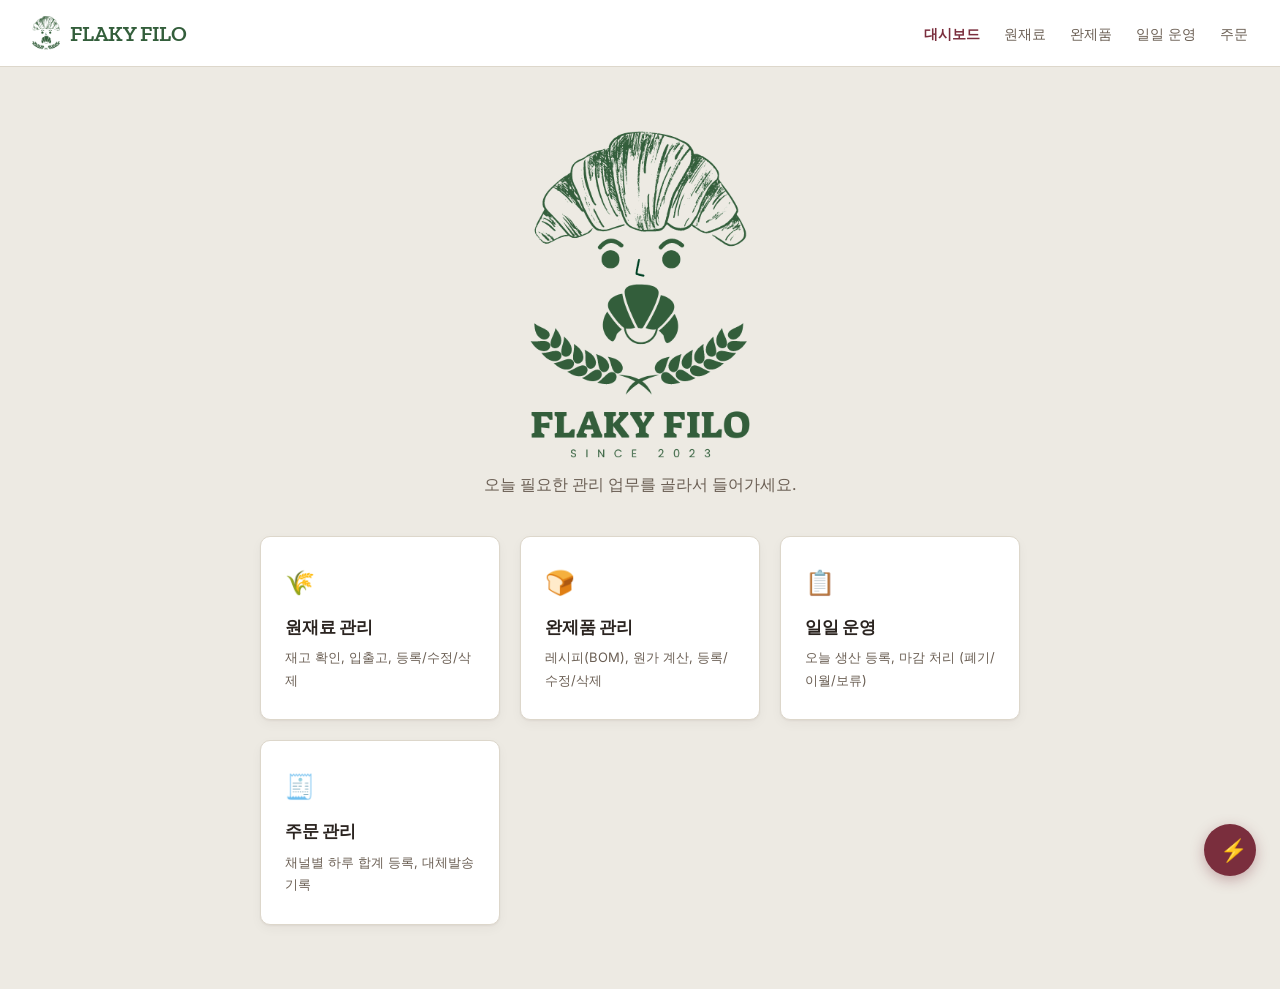
<file: src/main/resources/static/index.html>
<!DOCTYPE html>
<html lang="ko">
<head>
    <meta charset="UTF-8">
    <meta content="width=device-width, initial-scale=1.0" name="viewport">
    <title>Flaky Filo</title>
    <link href="https://fonts.googleapis.com" rel="preconnect">
    <link href="https://fonts.googleapis.com/css2?family=Zilla+Slab:wght@600;700&family=Inter:wght@400;500;600&display=swap" rel="stylesheet">
    <link href="css/style.css" rel="stylesheet">
</head>
<body>

<div id="topbar-placeholder"></div>
<script src="js/common.js"></script>

<section class="hero">
    <img alt="Flaky Filo" class="hero-logo" src="img/logo-full.png">
    <p>오늘 필요한 관리 업무를 골라서 들어가세요.</p>

    <div class="module-grid">
        <a class="module-card" href="materials.html">
            <span class="icon">🌾</span>
            <h3>원재료 관리</h3>
            <span class="desc">재고 확인, 입출고, 등록/수정/삭제</span>
        </a>

        <a class="module-card" href="products.html">
            <span class="icon">🍞</span>
            <h3>완제품 관리</h3>
            <span class="desc">레시피(BOM), 원가 계산, 등록/수정/삭제</span>
        </a>

        <a class="module-card" href="daily-operations.html">
            <span class="icon">📋</span>
            <h3>일일 운영</h3>
            <span class="desc">오늘 생산 등록, 마감 처리 (폐기/이월/보류)</span>
        </a>

        <a class="module-card" href="orders.html">
            <span class="icon">🧾</span>
            <h3>주문 관리</h3>
            <span class="desc">채널별 하루 합계 등록, 대체발송 기록</span>
        </a>
    </div>
</section>

</body>
</html>
</file>
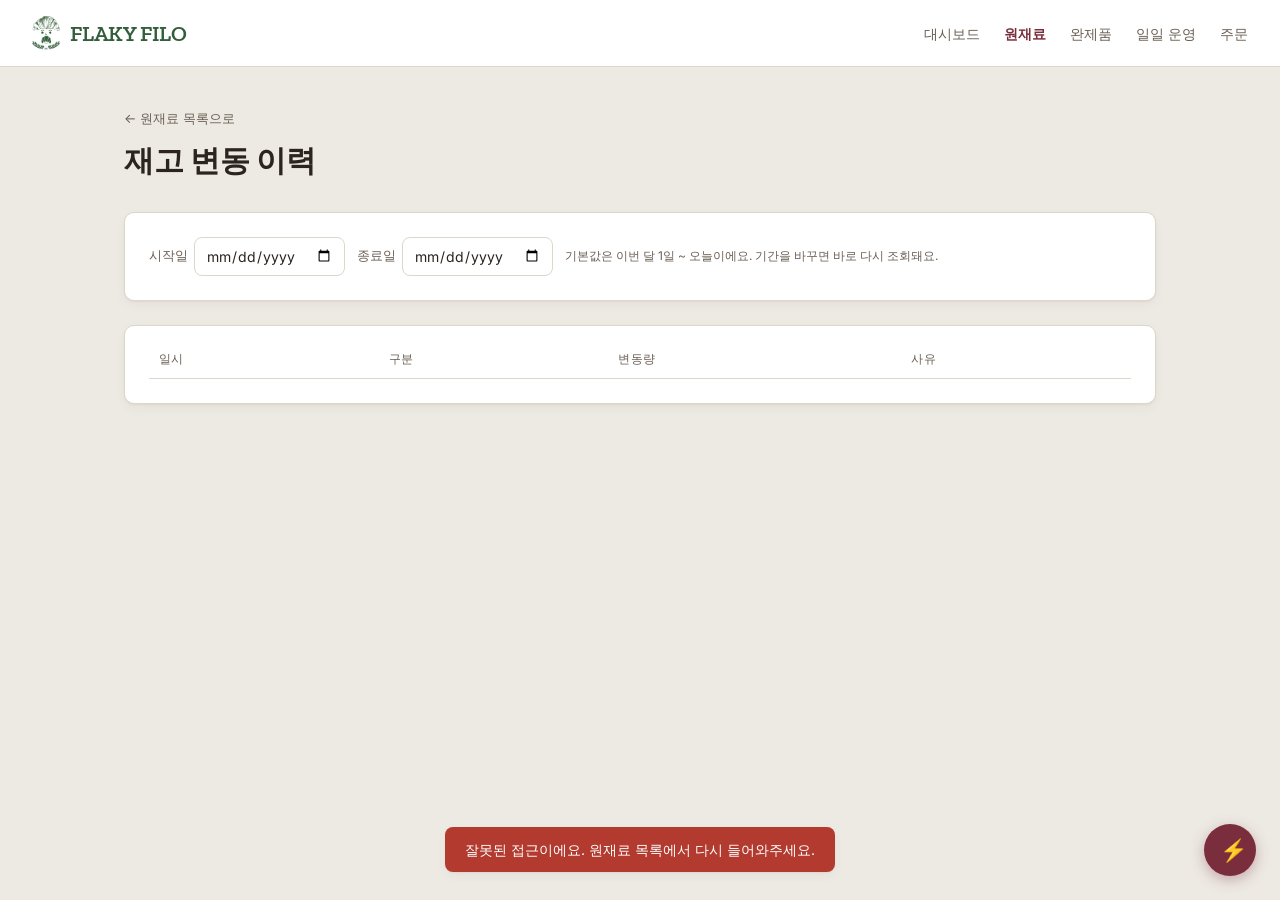
<file: src/main/resources/static/material-history.html>
<!DOCTYPE html>
<html lang="ko">
<head>
    <meta charset="UTF-8">
    <meta name="viewport" content="width=device-width, initial-scale=1.0">
    <title>재고 변동 이력 - Flaky Filo</title>
    <link rel="preconnect" href="https://fonts.googleapis.com">
    <link href="https://fonts.googleapis.com/css2?family=Zilla+Slab:wght@600;700&family=Inter:wght@400;500;600&display=swap" rel="stylesheet">
    <link rel="stylesheet" href="css/style.css">
</head>
<body>

<div id="topbar-placeholder"></div>
<script src="js/common.js"></script>

<main class="page">
    <div class="page-header">
        <a href="materials.html" class="back-link">← 원재료 목록으로</a>
        <h1 id="material-name">재고 변동 이력</h1>
        <p id="material-summary"></p>
    </div>

    <section class="card" style="margin-bottom: 24px;">
        <div style="display:flex; align-items:center; gap:12px; flex-wrap:wrap;">
            <label style="margin:0; display:flex; align-items:center; gap:6px; font-size:13px;">
                시작일
                <input type="date" id="from-date">
            </label>
            <label style="margin:0; display:flex; align-items:center; gap:6px; font-size:13px;">
                종료일
                <input type="date" id="to-date">
            </label>
            <span style="font-size:12px; color:var(--text-secondary);">기본값은 이번 달 1일 ~ 오늘이에요. 기간을 바꾸면 바로 다시 조회돼요.</span>
        </div>
    </section>

    <section class="card">
        <table>
            <thead>
            <tr>
                <th>일시</th>
                <th>구분</th>
                <th>변동량</th>
                <th>사유</th>
            </tr>
            </thead>
            <tbody id="history-table-body">
            <!-- JS가 채워넣음 -->
            </tbody>
        </table>

        <div id="empty-state" class="empty-state" style="display:none;">
            아직 재고 변동 이력이 없어요.
        </div>
    </section>
</main>

<div class="toast" id="toast"></div>

<script src="js/material-history.js"></script>
</body>
</html>
</file>
<file: src/main/resources/static/css/style.css>
/* ===== 디자인 토큰 =====
   배경: 밀가루빛 웜그레이 / 서페이스: 화이트
   강조색: 와인(#7A2E3D, 빵껍질 느낌) / 보조: 밀빛 골드(#C99A3B)
   위험: 브릭레드 / 성공: 세이지그린
*/
:root {
    --bg: #EDEAE3;
    --surface: #FFFFFF;
    --border: #DDD7CB;
    --text-primary: #2B2420;
    --text-secondary: #6B5F54;
    --accent: #7A2E3D;
    --accent-hover: #5F2330;
    --gold: #C99A3B;
    --danger: #B23A2E;
    --danger-bg: #FBEAE8;
    --success: #4C7A4E;
    --success-bg: #EAF2EA;
    --logo-green: #335E3B;
    --radius: 10px;
    --shadow: 0 1px 2px rgba(43, 36, 32, 0.06), 0 4px 12px rgba(43, 36, 32, 0.04);
}

* {
    box-sizing: border-box;
}

body {
    margin: 0;
    background: var(--bg);
    color: var(--text-primary);
    font-family: "Inter", -apple-system, BlinkMacSystemFont, "Segoe UI", sans-serif;
    font-size: 15px;
    line-height: 1.5;
}

h1, h2, h3 {
    font-family: "Zilla Slab", Georgia, serif;
    font-weight: 600;
    margin: 0;
}

a {
    color: inherit;
    text-decoration: none;
}

/* ===== 상단 네비게이션 ===== */
.topbar {
    background: var(--surface);
    border-bottom: 1px solid var(--border);
    padding: 16px 32px;
    display: flex;
    align-items: center;
    justify-content: space-between;
}

.brand {
    display: flex;
    align-items: center;
    gap: 10px;
}

.brand-logo {
    height: 34px;
    width: auto;
    display: block;
}

.brand-sub {
    font-family:  "Zilla Slab", Georgia, serif;
    font-weight: 600;
    font-size: 22px;
    color: var(--logo-green);
    letter-spacing: -0.01em;
}

.nav-links {
    display: flex;
    gap: 24px;
    font-size: 14px;
    color: var(--text-secondary);
}

.nav-links a:hover {
    color: var(--accent);
}

.nav-links a.active {
    color: var(--accent);
    font-weight: 600;
}

/* ===== 공통 레이아웃 ===== */
.page {
    max-width: 1080px;
    margin: 0 auto;
    padding: 40px 24px 80px;
}

.page-header {
    margin-bottom: 28px;
}

.page-header p {
    color: var(--text-secondary);
    margin: 6px 0 0;
    font-size: 14px;
}

/* ===== 카드 ===== */
.card {
    background: var(--surface);
    border: 1px solid var(--border);
    border-radius: var(--radius);
    box-shadow: var(--shadow);
    padding: 24px;
}

/* 수정 모드일 때 폼 카드를 눈에 띄게 - 왼쪽에 강조 바 + 은은한 배경 톤 */
.card.editing {
    background: #FBF5F1;
    border-color: var(--accent);
    border-left: 4px solid var(--accent);
    box-shadow: 0 2px 4px rgba(122, 46, 61, 0.08), 0 6px 16px rgba(122, 46, 61, 0.08);
}

/* ===== index.html 전용 ===== */
.hero {
    padding: 64px 24px;
    text-align: center;
}

.hero-mark {
    font-family: "Zilla Slab", Georgia, serif;
    font-size: 42px;
    font-weight: 700;
    color: var(--accent);
    letter-spacing: -0.01em;
}

.hero-logo {
    width: 220px;
    max-width: 60vw;
    height: auto;
    display: block;
    margin: 0 auto;
}

.hero p {
    color: var(--text-secondary);
    margin: 14px 0 40px;
    font-size: 16px;
}

.module-grid {
    display: grid;
    grid-template-columns: repeat(auto-fit, minmax(220px, 1fr));
    gap: 20px;
    max-width: 760px;
    margin: 0 auto;
}

.module-card {
    background: var(--surface);
    border: 1px solid var(--border);
    border-radius: var(--radius);
    padding: 28px 24px;
    text-align: left;
    transition: transform 0.15s ease, box-shadow 0.15s ease, border-color 0.15s ease;
    box-shadow: var(--shadow);
}

.module-card:hover {
    transform: translateY(-2px);
    border-color: var(--accent);
}

.module-card .icon {
    font-size: 24px;
    display: block;
    margin-bottom: 14px;
}

.module-card h3 {
    font-size: 17px;
    margin-bottom: 6px;
}

.module-card span.desc {
    color: var(--text-secondary);
    font-size: 13px;
}

.module-card.disabled {
    opacity: 0.45;
    pointer-events: none;
}

/* ===== 폼 ===== */
.form-grid {
    display: grid;
    grid-template-columns: repeat(auto-fit, minmax(160px, 1fr));
    gap: 14px;
    margin-bottom: 16px;
}

label {
    display: block;
    font-size: 13px;
    color: var(--text-secondary);
    margin-bottom: 6px;
}

input, select, textarea {
    width: 100%;
    padding: 9px 11px;
    border: 1px solid var(--border);
    border-radius: 8px;
    font-size: 14px;
    font-family: inherit;
    background: var(--surface);
    color: var(--text-primary);
}

/* date 입력창은 가로로 나란히 배치되는 경우가 많아서, width:100%를 상속받으면
   부모(label 등)를 밀어내며 줄바꿈되는 문제가 생긴다 - 내용 크기만큼만 차지하게 예외 처리 */
input[type="date"] {
    width: auto;
    min-width: 150px;
}

input:focus, select:focus, textarea:focus {
    outline: none;
    border-color: var(--accent);
    box-shadow: 0 0 0 3px rgba(122, 46, 61, 0.12);
}

.form-actions {
    display: flex;
    gap: 10px;
    align-items: center;
}

/* 등록 폼의 체크박스 옵션 - form-grid 안에서 다른 입력칸이랑 같은 리듬으로 보이게 */
.checkbox-chip {
    display: flex;
    align-items: center;
    justify-content: center;
    gap: 8px;
    margin: 0;
    font-size: 14px;
    background: var(--surface);
    border: 1px solid var(--border);
    border-radius: 8px;
    padding: 9px 11px;
    cursor: pointer;
    white-space: nowrap;
    width: 100%;
}

.checkbox-chip input {
    width: auto;
    margin: 0;
}

/* 목록 테이블의 "상태" 컬럼 - 배지 두 개를 한 줄에 나란히 (다른 칸들과 줄 높이 맞춤) */
.status-badges {
    display: flex;
    gap: 6px;
    align-items: center;
    white-space: nowrap;
}

/* ===== 버튼 ===== */
button {
    font-family: inherit;
    font-size: 14px;
    cursor: pointer;
    border-radius: 8px;
    border: 1px solid transparent;
    padding: 9px 16px;
    transition: opacity 0.15s ease, background 0.15s ease;
}

.btn-primary {
    background: var(--accent);
    color: #fff;
}

.btn-primary:hover {
    background: var(--accent-hover);
}

.btn-ghost {
    background: transparent;
    border-color: var(--border);
    color: var(--text-primary);
}

.btn-ghost:hover {
    border-color: var(--accent);
    color: var(--accent);
}

.btn-sm {
    padding: 5px 10px;
    font-size: 12px;
}

.btn-danger-text {
    background: transparent;
    color: var(--danger);
    border: none;
    padding: 5px 8px;
    font-size: 12px;
}

.btn-danger-text:hover {
    text-decoration: underline;
}

/* ===== 테이블 ===== */
.table-scroll {
    overflow-x: auto;
}

table {
    width: 100%;
    border-collapse: collapse;
    font-size: 14px;
}

thead th {
    text-align: left;
    color: var(--text-secondary);
    font-weight: 500;
    font-size: 12px;
    text-transform: uppercase;
    letter-spacing: 0.03em;
    padding: 0 10px 10px;
    border-bottom: 1px solid var(--border);
}

tbody td {
    padding: 12px 10px;
    border-bottom: 1px solid var(--border);
}

tbody tr:last-child td {
    border-bottom: none;
}

tbody tr:hover {
    background: rgba(122, 46, 61, 0.03);
}

.actions-cell {
    display: flex;
    gap: 4px;
    flex-wrap: wrap;
}

/* ===== 배지 ===== */
.badge {
    display: inline-block;
    padding: 3px 10px;
    border-radius: 999px;
    font-size: 12px;
    font-weight: 500;
}

.badge-success {
    background: var(--success-bg);
    color: var(--success);
}

.badge-danger {
    background: var(--danger-bg);
    color: var(--danger);
}

.badge-neutral {
    background: #EFEAE0;
    color: var(--text-secondary);
}

.badge-gold {
    background: #F7EFDC;
    color: #8A6A1E;
}

.badge-info {
    background: #E7EEF7;
    color: #34588A;
}

.badge-instant {
    background: #DDF8F2;
    color: #0D7A6F;
}

.qty-plus {
    color: var(--success);
    font-weight: 500;
}

.qty-minus {
    color: var(--danger);
    font-weight: 500;
}

.back-link {
    display: inline-block;
    font-size: 13px;
    color: var(--text-secondary);
    margin-bottom: 10px;
}

.back-link:hover {
    color: var(--accent);
}

/* ===== 완제품 레시피/원가 모달 ===== */
.recipe-row {
    display: flex;
    gap: 8px;
    align-items: center;
    margin-bottom: 8px;
}

.recipe-row select {
    flex: 2;
}

.recipe-row input {
    flex: 1;
}

.recipe-row .unit-label {
    font-size: 12px;
    color: var(--text-secondary);
    width: 28px;
}

.cost-summary {
    background: var(--bg);
    border-radius: var(--radius);
    padding: 16px 18px;
    margin-top: 4px;
}

.cost-row {
    display: flex;
    justify-content: space-between;
    font-size: 13px;
    padding: 5px 0;
    color: var(--text-secondary);
}

.cost-row-strong {
    font-weight: 600;
    color: var(--text-primary);
    border-top: 1px solid var(--border);
    margin-top: 4px;
    padding-top: 9px;
}

.cost-positive {
    color: var(--success);
}

.cost-negative {
    color: var(--danger);
}

/* ===== 안내 문구 (빈 상태 / 에러) ===== */
.empty-state {
    text-align: center;
    padding: 48px 20px;
    color: var(--text-secondary);
}

.toast {
    position: fixed;
    bottom: 24px;
    left: 50%;
    transform: translateX(-50%);
    background: var(--text-primary);
    color: #fff;
    padding: 12px 20px;
    border-radius: 8px;
    font-size: 14px;
    box-shadow: var(--shadow);
    opacity: 0;
    pointer-events: none;
    transition: opacity 0.2s ease, transform 0.2s ease;
}

.toast.show {
    opacity: 1;
    transform: translateX(-50%) translateY(-4px);
}

.toast.error {
    background: var(--danger);
}

/* ===== 다이얼로그(재고 입출고 모달) ===== */
dialog {
    border: none;
    border-radius: var(--radius);
    box-shadow: var(--shadow);
    padding: 24px;
    width: 340px;
    max-width: 90vw;
}

dialog::backdrop {
    background: rgba(43, 36, 32, 0.35);
}

dialog h3 {
    margin-bottom: 16px;
    font-size: 16px;
}

/* 완제품 상세 모달 안에서 섹션(레시피 / 전환레시피)을 시각적으로 구분해주는 박스 */
.dialog-section {
    background: var(--bg);
    border-radius: var(--radius);
    padding: 16px 18px;
    margin: 18px 0;
}

.dialog-section h3 {
    font-size: 14px;
    margin-bottom: 6px;
}

.dialog-section p.hint {
    font-size: 12px;
    color: var(--text-secondary);
    margin: 0 0 12px;
}

.type-toggle {
    display: flex;
    gap: 8px;
    margin-bottom: 14px;
}

.type-toggle button {
    flex: 1;
    background: var(--surface);
    border: 1px solid var(--border);
    color: var(--text-secondary);
}

.type-toggle button.active {
    border-color: var(--accent);
    color: var(--accent);
    background: rgba(122, 46, 61, 0.06);
}

/* ===== 즉석메뉴 빠른 기록 플로팅 위젯 (모든 화면 공통, common.js가 주입) ===== */
#instant-menu-widget {
    position: fixed;
    bottom: 24px;
    right: 24px;
    z-index: 500;
}

#instant-menu-toggle {
    width: 52px;
    height: 52px;
    border-radius: 50%;
    background: var(--accent);
    color: #fff;
    font-size: 22px;
    box-shadow: 0 4px 14px rgba(122, 46, 61, 0.35);
    border: none;
}

#instant-menu-toggle:hover {
    background: var(--accent-hover);
}

#instant-menu-panel {
    position: absolute;
    bottom: 64px;
    right: 0;
    width: 300px;
    max-height: 360px;
    overflow-y: auto;
    background: var(--surface);
    border: 1px solid var(--border);
    border-radius: var(--radius);
    box-shadow: var(--shadow);
    padding: 16px;
}

#instant-menu-panel h4 {
    font-family: "Zilla Slab", Georgia, serif;
    font-size: 14px;
    margin: 0 0 12px;
}

.instant-menu-row {
    padding: 8px 0;
    border-bottom: 1px solid var(--border);
}

.instant-menu-row:last-child {
    border-bottom: none;
}

.instant-menu-name {
    display: block;
    font-size: 13px;
    font-weight: 500;
    margin-bottom: 6px;
}

.instant-menu-actions {
    display: flex;
    gap: 6px;
    align-items: center;
    flex-wrap: wrap;
}

.instant-menu-actions select {
    width: auto;
    flex: 1;
    font-size: 12px;
    padding: 6px 8px;
}
</file>
